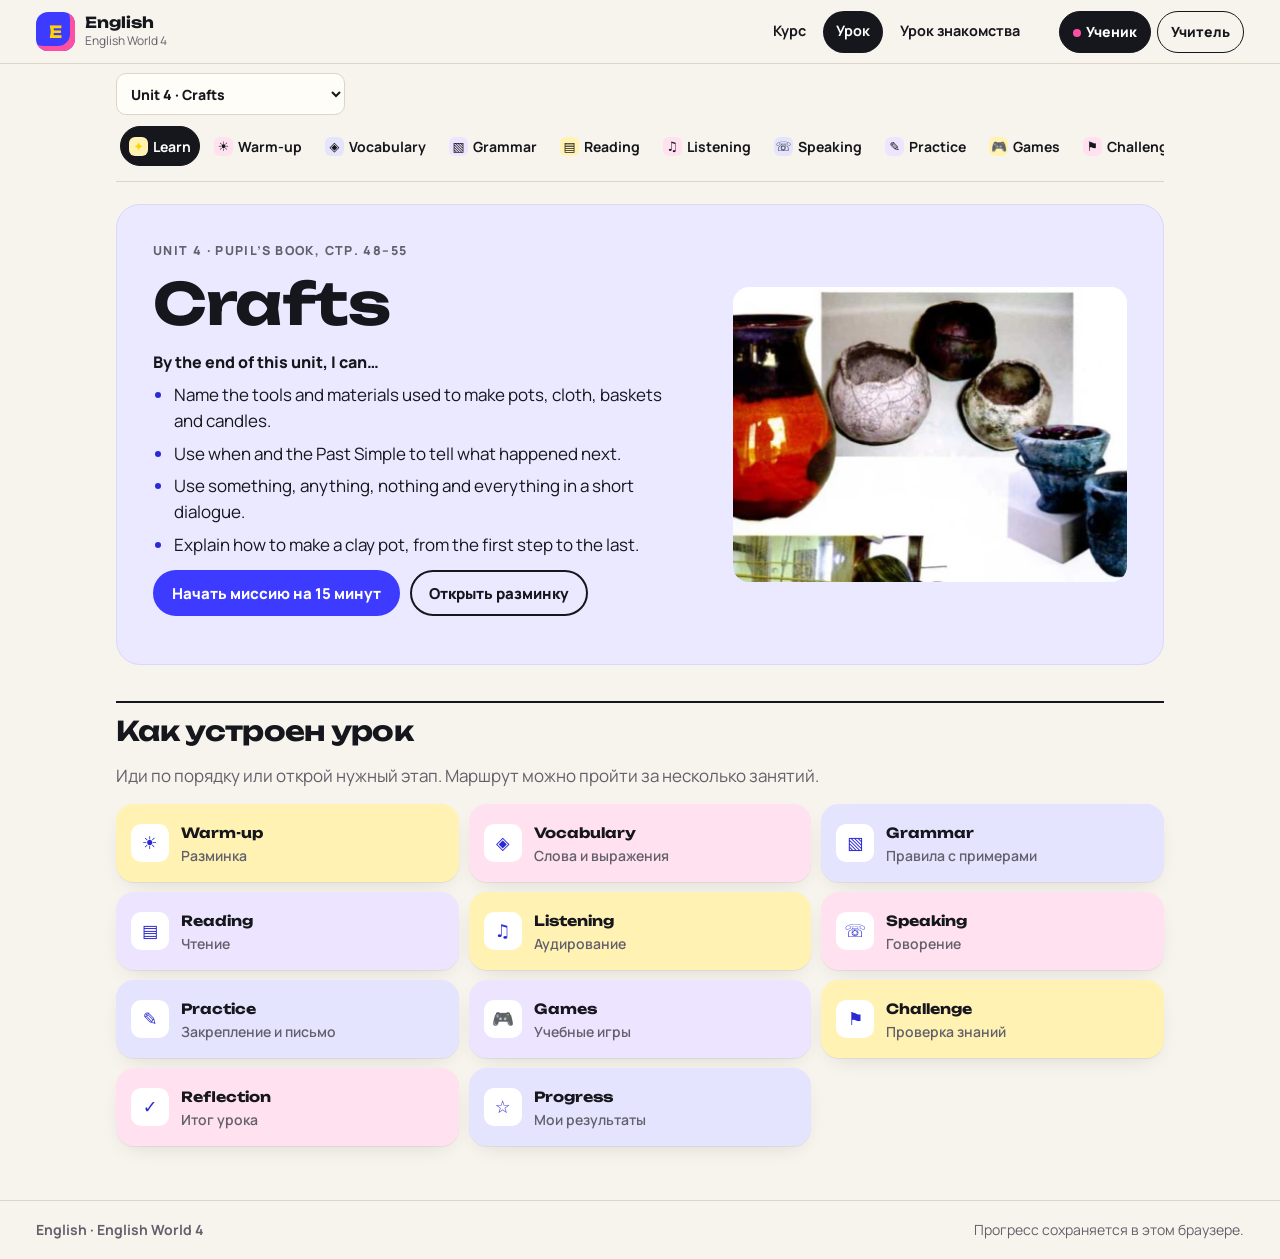
<file: index.html>
<!doctype html>
<html lang="ru">
<head>
  <meta charset="utf-8">
  <meta name="viewport" content="width=device-width,initial-scale=1">
  <meta name="theme-color" content="#F7F4ED">
  <meta name="description" content="English · интерактивный курс English World 4. Слова, грамматика, аудирование и исторические игры.">
  <title>English</title>
  <link rel="preload" href="assets/fonts/unbounded-latin-700-normal.woff2" as="font" type="font/woff2" crossorigin>
  <link rel="preload" href="assets/fonts/manrope-latin-400-normal.woff2" as="font" type="font/woff2" crossorigin>
  <link rel="stylesheet" href="fonts.css">
  <link rel="stylesheet" href="grammar-arcade.css?v=6">
  <link rel="stylesheet" href="styles.css?v=5">
</head>
<body>
  <a class="skip" href="#content">К заданию</a>
  <header class="topbar">
    <a class="brand" href="#course"><span class="brand-mark" aria-hidden="true">E</span><span><b>English</b><small>English World 4</small></span></a>
    <nav id="main-nav" class="main-nav" aria-label="Главное меню">
      <a href="#course" data-hub="course">Курс</a>
      <a href="#4/learn" data-hub="lesson">Урок</a>
      <a href="intro.html">Урок знакомства</a>
    </nav>
    <div class="header-actions">
      <button id="menu-toggle" aria-expanded="false" aria-controls="main-nav" type="button">Меню</button>
      <div class="mode" role="group" aria-label="Режим работы">
        <button id="student-mode" class="active" aria-pressed="true" type="button">Ученик</button>
        <button id="teacher-mode" aria-pressed="false" type="button">Учитель</button>
      </div>
    </div>
  </header>
  <div class="app-shell">
    <div class="course-bar">
      <div class="course-bar-top">
        <div class="unit-picker">
          <label class="sr-only" for="unit-select">Выбрать юнит</label>
          <select id="unit-select"></select>
        </div>
        <div class="lesson-meter" aria-label="Прогресс по юниту">
          <progress id="side-progress" max="1" value="0" aria-label="Освоенные задания и слова"></progress>
          <span id="side-score"></span>
        </div>
      </div>
      <nav id="nav" aria-label="Этапы урока"></nav>
    </div>
    <main id="content" tabindex="-1"></main>
  </div>
  <footer class="site-footer"><b>English · English World 4</b><span>Прогресс сохраняется в этом браузере.</span></footer>
  <div id="toast" class="toast" role="status" aria-live="polite"></div>
  <dialog id="mode-dialog" aria-labelledby="teacher-dialog-title">
    <form method="dialog">
      <h2 id="teacher-dialog-title">Режим учителя</h2>
      <p>Введите код, чтобы открыть переводы, ответы и рекомендации к уроку.</p>
      <label class="input-label" for="teacher-code">Код учителя</label>
      <input id="teacher-code" type="password" autocomplete="off" required>
      <p id="teacher-code-error" class="feedback bad" hidden role="alert">Неверный код. Попробуйте ещё раз.</p>
      <div class="row">
        <button value="cancel" formnovalidate class="button secondary">Отмена</button>
        <button type="button" id="teacher-unlock" class="button">Открыть режим учителя</button>
      </div>
    </form>
  </dialog>
  <noscript>Включите JavaScript, чтобы выполнять интерактивные задания.</noscript>
  <script type="module" src="app.js?v=13"></script>
</body>
</html>
</file>
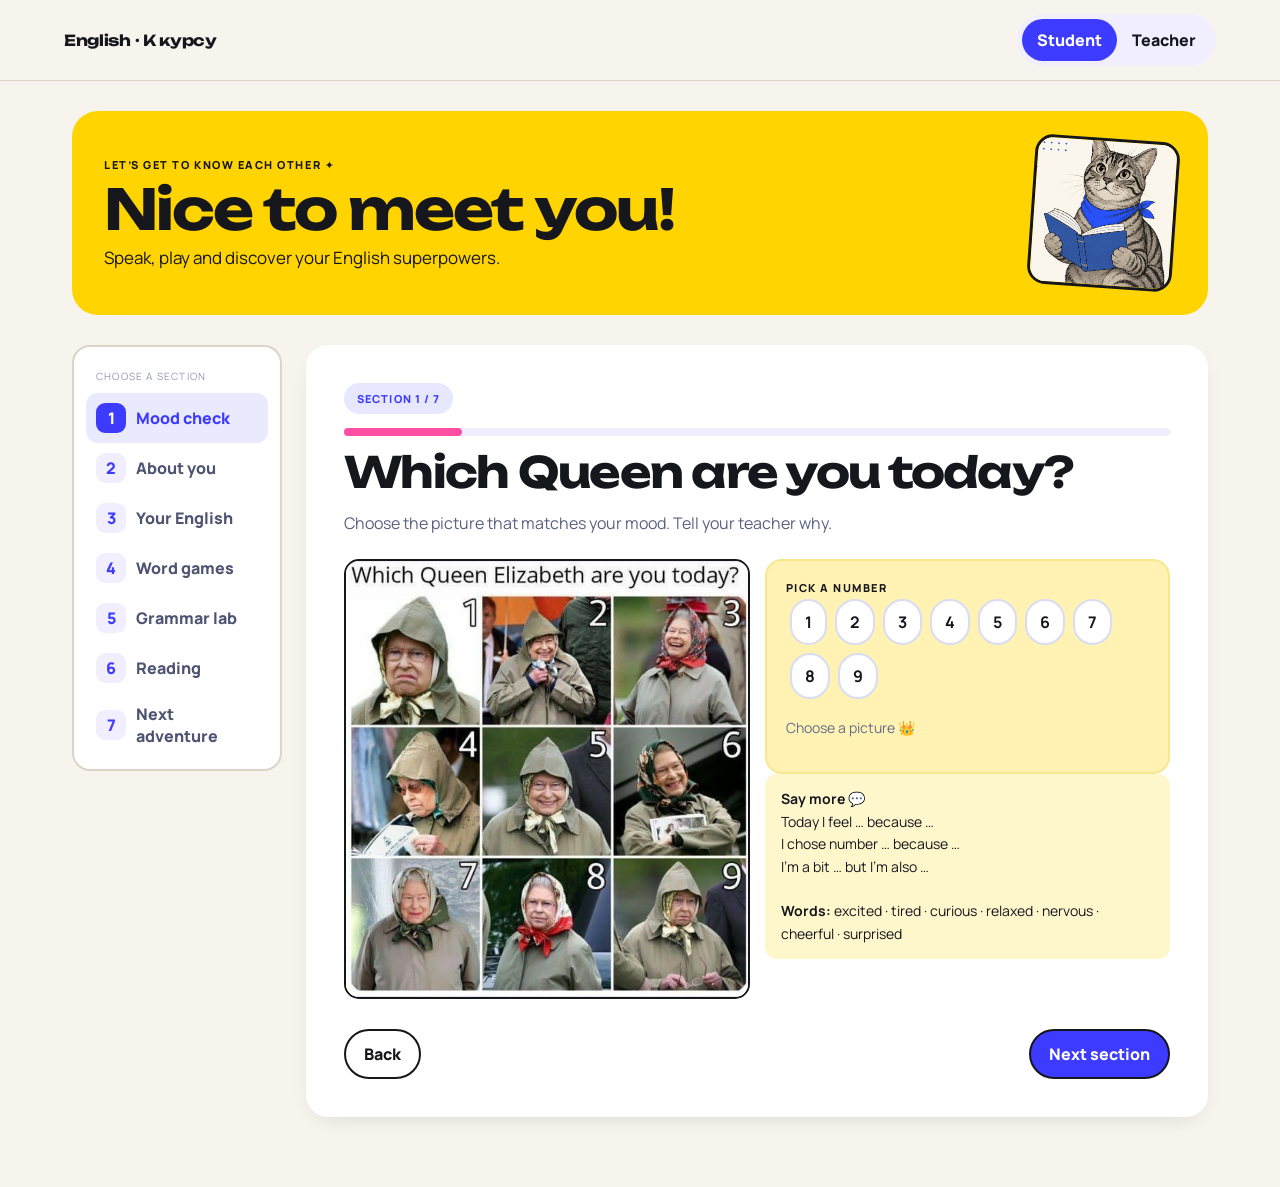
<file: intro.html>
<!doctype html><html lang="en"><head><meta charset="utf-8"><meta name="viewport" content="width=device-width,initial-scale=1"><title>English</title><link rel="stylesheet" href="fonts.css"><style>
:root{--blue:#3D3BFF;--pink:#FF4FA3;--yellow:#FFD400;--ink:#16161D;--cream:#F7F4ED}*{box-sizing:border-box}body{margin:0;background:var(--cream);color:var(--ink);font-family:Manrope,system-ui,sans-serif}button,textarea{font:inherit}button{cursor:pointer}button:focus-visible{outline:4px solid #fd9b21;outline-offset:2px}.head{background:white;border-bottom:3px solid var(--ink);display:flex;justify-content:space-between;align-items:center;padding:14px 5%;gap:15px}.logo{font-size:22px;font-weight:900;letter-spacing:-1px}.logo i{font-style:normal;color:var(--blue)}.mode{background:#f1efff;padding:5px;border-radius:30px;display:flex}.mode button{border:0;background:transparent;padding:10px 15px;border-radius:25px;font-weight:800;color:var(--ink)}.mode button.active{background:var(--blue);color:white}.wrap{max-width:1180px;margin:auto;padding:30px 22px 70px}.hero{background:var(--yellow);border:3px solid var(--ink);border-radius:26px;box-shadow:7px 7px 0 var(--ink);display:flex;align-items:center;justify-content:space-between;padding:27px 32px;overflow:hidden;min-height:195px}.hero h1{font-size:clamp(34px,5vw,62px);line-height:1;margin:9px 0;letter-spacing:-.055em}.hero p{margin:0;font-size:17px}.eyebrow{font-size:11px;font-weight:900;text-transform:uppercase;letter-spacing:.14em}.hero img{width:145px;height:150px;object-fit:cover;object-position:center 19%;border-radius:18px;border:3px solid var(--ink);transform:rotate(4deg)}.layout{display:grid;grid-template-columns:210px 1fr;gap:24px;margin-top:30px;align-items:start}.nav{position:sticky;top:16px;background:white;border:2px solid var(--ink);border-radius:18px;padding:12px}.nav button{width:100%;display:flex;text-align:left;gap:10px;align-items:center;border:0;background:transparent;padding:10px;border-radius:12px;font-weight:800;color:#4d5371}.nav button .num{display:grid;place-items:center;width:30px;height:30px;background:#f1efff;border-radius:9px;color:var(--blue);flex:none}.nav button.active{background:#eaeaff;color:var(--blue)}.nav button.active .num{background:var(--blue);color:white}.panel{min-width:0;background:white;border:2px solid var(--ink);border-radius:22px;padding:clamp(20px,3.5vw,38px);box-shadow:6px 6px 0 #d8d6ff}.chip{display:inline-block;padding:8px 13px;background:#e7e7ff;border-radius:20px;color:var(--blue);font-size:11px;font-weight:900;letter-spacing:.1em}.panel h2{font-size:clamp(29px,4vw,43px);line-height:1.05;letter-spacing:-.04em;margin:14px 0}.intro{color:#59617f;font-size:16px;line-height:1.55;margin-bottom:23px}.grid{display:grid;grid-template-columns:repeat(2,minmax(0,1fr));gap:15px}.card{background:#f7f6ff;border:2px solid #e9e7ff;border-radius:17px;padding:19px;margin:13px 0}.grid .card{margin:0}.card.yellow{background:#fff9d9;border-color:#f9e78b}.card.pink{background:#fff0f6;border-color:#ffd4e6}.card.blue{background:#eef5ff;border-color:#c9dcff}.card h3{font-size:19px;margin:7px 0 12px}.card p{line-height:1.6}.small{color:#636d8c;font-size:14px;line-height:1.55}.prompt{font-size:18px;font-weight:800;line-height:1.4}.pill{border:2px solid #d9ddf4;background:white;border-radius:12px;padding:10px 13px;margin:4px;color:var(--ink);font-weight:700}.pill:hover,.pill.selected{border-color:var(--blue);background:#e9e9ff}.pill.correct,.pill.matched{background:#dcf7dc;border-color:#61b878}.pill.wrong{background:#ffebeb;border-color:#e77777}.feedback{min-height:20px;color:#365a49;font-weight:700;font-size:14px}.queen{width:100%;max-width:450px;display:block;border:2px solid var(--ink);border-radius:15px}.teacher{background:#e6f7ec;border:2px solid #a6dbb6;padding:18px;border-radius:16px;margin:18px 0}.teacher h4{margin:0;color:#228052;font-size:12px;letter-spacing:.1em}.teacher blockquote{margin:12px 0;background:white;border-left:4px solid #45b775;padding:13px;line-height:1.5}.teacher p{font-size:14px;line-height:1.6}.actions{display:flex;justify-content:space-between;gap:10px;margin-top:30px}.btn{border:2px solid var(--ink);border-radius:13px;padding:12px 18px;background:var(--blue);color:white;font-weight:900;box-shadow:3px 3px 0 var(--ink)}.btn.secondary{background:white;color:var(--ink)}.wordgrid{display:grid;grid-template-columns:1fr 1fr;gap:12px}.wordgrid>div{background:#f7f6ff;border-radius:14px;padding:10px}.wordgrid button{display:block;width:100%;text-align:left;margin:7px 0}.story{font-size:17px;line-height:1.75}.support{background:#fff7cc;padding:14px 16px;border-radius:12px;font-size:14px;line-height:1.6}.navtitle{font-size:10px;letter-spacing:.12em;color:#9298b2;padding:10px}.progress{height:8px;background:#efeeff;border-radius:8px;margin:14px 0}.progress span{display:block;height:100%;background:var(--pink);border-radius:8px}textarea{width:100%;border:2px solid #dddff0;border-radius:10px;padding:12px;resize:vertical}.reveal{background:#fff;border:0;color:var(--blue);font-weight:800;text-decoration:underline;padding:0}.hidden{display:none}.question{font-weight:800;line-height:1.4}.match-status{min-height:25px}.quote{font-size:14px;color:#626c8a}.picture{font-size:38px;display:flex;align-items:center;justify-content:center;width:72px;height:72px;border:2px solid var(--ink);border-radius:19px;margin-bottom:12px;background:#ffdc2c}.card:nth-child(2n) .picture{background:#ffcbe1}.card:nth-child(3n) .picture{background:#c8e5ff}.test-card{border:2px solid #e5e5fb;border-radius:16px;padding:16px;margin:14px 0}.test-card strong{display:block;font-size:17px;line-height:1.4}.typing{max-width:310px;padding:11px;border:2px solid #ced3ef;border-radius:10px}.order-zone{min-height:48px;background:white;border:2px dashed #c5c8ef;border-radius:12px;padding:6px;margin:10px 0}.answertext{font-size:15px;line-height:1.55;color:#545d7b}.visual-strip{display:flex;gap:10px;flex-wrap:wrap;margin:10px 0 22px}.visual-strip span{background:#eef5ff;border:2px solid #d7e5ff;padding:11px;border-radius:14px;font-size:23px}.subhead{font-size:24px;margin:30px 0 7px}.smallbtn{padding:9px 14px}.selected[aria-pressed="true"]{box-shadow:inset 0 0 0 2px var(--blue)}@media(max-width:760px){.head{padding:12px 15px}.logo{font-size:18px}.mode button{padding:8px}.wrap{padding:19px 15px 50px}.hero{min-height:150px;padding:20px}.hero img{width:85px;height:100px}.hero h1{font-size:35px}.hero p{font-size:14px}.layout{display:block}.nav{position:static;display:flex;overflow:auto;margin-bottom:18px;padding:8px;gap:4px}.navtitle{display:none}.nav button{min-width:140px}.grid{grid-template-columns:1fr}.panel{padding:20px}.wordgrid{gap:6px}.wordgrid button{font-size:13px}.queen{max-width:100%}}
.head{position:sticky;top:0;z-index:10;background:var(--cream);border-bottom:1px solid #DCD5C7}
.logo{color:inherit;text-decoration:none;font-family:Unbounded,system-ui,sans-serif;font-size:.95rem;letter-spacing:-.02em}
.hero h1,.panel h2,h3{font-family:Unbounded,system-ui,sans-serif}
.hero h1{font-size:clamp(2rem,4.5vw,3.5rem);letter-spacing:-.035em}
.panel{box-shadow:0 8px 24px -12px #16161d2e;border:0}
.hero{box-shadow:none;border:0}
.btn,.pill{border-radius:999px;box-shadow:none;min-height:44px}
.card.yellow{background:#FFF2B3}.card.pink{background:#FFE1EF}.card.blue{background:#E4E4FF}
.nav{top:80px;border-color:#DCD5C7}
dialog{border:0;border-radius:18px;padding:22px;max-width:min(460px,calc(100vw - 28px));background:#FFFDF8;color:var(--ink)}
dialog::backdrop{background:#16161d66}
dialog label,dialog input{display:block;width:100%;margin:8px 0}
dialog input{font:inherit;border:1.5px solid #DCD5C7;border-radius:10px;padding:8px}
dialog [role=alert]{color:#A4233A}
:focus-visible{outline:3px solid var(--blue);outline-offset:3px}
</style></head><body><header class="head"><a class="logo" href="./#4/learn">English · К курсу</a><div class="mode"><button id="student" class="active" aria-pressed="true">Student</button><button id="teacher" aria-pressed="false">Teacher</button></div></header><main class="wrap"><div class="hero"><div><div class="eyebrow">Let’s get to know each other ✦</div><h1>Nice to meet you!</h1><p>Speak, play and discover your English superpowers.</p></div><img src="keks.png" alt="Keks the tabby cat reading a book"></div><div class="layout"><aside class="nav"><div class="navtitle">CHOOSE A SECTION</div><div id="nav"></div></aside><section class="panel"><div id="content"></div><div class="actions"><button class="btn secondary" onclick="go(-1)">Back</button><button class="btn" onclick="go(1)">Next section</button></div></section></div></main><script>
const choice=(question,options,answer,explain)=>`<div class="card"><p class="question">${question}</p><div class="quiz" data-answer="${answer}" data-explain="${explain}">${options.map(o=>`<button class="pill" data-v="${o}">${o}</button>`).join('')}<p class="feedback" aria-live="polite"></p></div></div>`;
const sections=[
{nav:'Mood check',title:'Which Queen are you today?',intro:'Choose the picture that matches your mood. Tell your teacher why.',body:`<div class="grid"><div><img class="queen" src="queen.jpeg" alt="Nine numbered pictures of Queen Elizabeth II showing different moods"></div><div><div class="card yellow"><div class="eyebrow">Pick a number</div><div id="moods">${Array.from({length:9},(_,i)=>`<button class="pill" onclick="mood(this,${i+1})">${i+1}</button>`).join('')}</div><p id="moodlabel" class="small">Choose a picture 👑</p></div><div class="support"><b>Say more 💬</b><br>Today I feel … because …<br>I chose number … because …<br>I’m a bit … but I’m also …<br><br><b>Words:</b> excited · tired · curious · relaxed · nervous · cheerful · surprised</div></div></div>`,guide:`<blockquote>“Hello! It’s lovely to meet you. Which Queen are you today? Why did you choose that picture?”</blockquote><p>Model an answer first. Ask: “What happened today?” or “What makes you feel like that?” Notice confidence and spontaneous vocabulary.</p>`},
{nav:'About you',title:'Let’s get to know you',intro:'Pick a card, choose a question and tell your teacher about you. Ask a question back!',body:`<div class="visual-strip" aria-hidden="true"><span>🎮</span><span>⚽</span><span>🎨</span><span>🎵</span><span>📚</span><span>🌍</span></div><div class="grid">${[['👋','Meet you','What do you like to be called? How would your friends describe you?','You can say: My name is … / Please call me … / I’m …, … and … / My friends say I’m …','curious · friendly · creative · active · funny · calm'],['🎮','Your free time','What do you like doing after school? What do you do at weekends?','I’m really into … / I usually … / I started … when I was … / I enjoy it because …','playing games · doing sport · drawing · reading · making videos · music'],['⭐','Favourites','What is your favourite game, book, film or place? Why?','My favourite … is … / I like it because … / My favourite character is … / I recommend it because …','exciting · funny · relaxing · challenging · interesting'],['🏫','School life','What subjects do you enjoy? What are you good at?','I enjoy … because … / I’m good at … / I find … easy / difficult.','science · history · art · maths · languages · PE'],['👥','Friends & family','What do you enjoy doing with your friends or family?','We usually … together. / At weekends we … / I like … because …','play · chat · travel · cook · watch films · go for a walk'],['🌍','Dreams & plans','What would you like to try or learn? Where would you like to go?','I’d like to … / I want to … because … / One day I hope to …','travel · learn a skill · visit a place · make a game · try a new sport']].map(([emoji,title,q,a,w],i)=>`<div class="card ${i%2?'pink':'blue'}"><div class="picture" aria-hidden="true">${emoji}</div><div class="eyebrow">PICK A TOPIC</div><h3>${title}</h3><p class="prompt">${q}</p><details open><summary class="reveal">💬 Speaking help</summary><p class="support">${a}<br><br><b>Word bank:</b> ${w}<br><br><b>Ask back:</b> What about you? / What do you enjoy? / Why?</p></details></div>`).join('')}</div><div class="card yellow"><b>Level up!</b> Can you give an example? When did you start? Why do you like it? What about your teacher?</div>`,guide:`<blockquote>“Choose a picture or a topic. Tell me a little about yourself. Can you give me an example? What about me — would you like to ask a question?”</blockquote><p>Pick 2–3 cards rather than rushing through all six. Let the learner try independently before pointing to the sentence starters. Notice fluency, vocabulary, pronunciation and question formation.</p>`},
{nav:'Your English',title:'Your English: the fun quiz!',intro:'Choose an answer for each question. There are no wrong answers — tell your teacher why!',body:`<div class="card yellow"><div class="picture">🧭</div><b>How to play:</b> Tap one answer per question. Explain your choice. You can choose a different answer later!</div>${[['🎬','1. English becomes a superpower! What do you use it for?',['Understanding videos','Talking to people','Playing games','Travelling anywhere'], 'I’d choose … because … / I want to …'],['🎮','2. Your ideal lesson begins. What happens first?',['A game or a challenge','A funny conversation','A story or a video','A puzzle to solve'], 'I enjoy … because … / My ideal lesson starts with …'],['🕵️','3. You find a mysterious English word. What do you do?',['Guess from the context','Ask a question','Look it up','Try it in a sentence'], 'I usually … / I think … is helpful because …'],['🚀','4. Choose your English mission for the next year.',['Speak more confidently','Get an excellent grade (5) in English','Keep up in English lessons','Understand videos','Learn useful words'], 'I want to … / I want to get a 5 in English. / I want to keep up in class because …'],['🧩','5. A task feels difficult. What helps you most?',['An example','A little thinking time','A clue or a picture','Working it out together'], 'It helps when … / I’d like my teacher to …'],['🎭','6. What would you add to your dream lesson?',['Games and quizzes','Projects and videos','Stories and role-play','A surprise topic'], 'I’d add … because … / I’d also like …']].map(([icon,q,opts,help])=>`<div class="test-card"><strong>${icon} ${q}</strong><div class="personal-quiz">${opts.map(o=>`<button class="pill personal-option" aria-pressed="false">${o}</button>`).join('')}</div><p class="support">💬 ${help}</p></div>`).join('')}<div class="card blue"><h3>One more thing…</h3><p class="prompt">What English lessons have you had before? What did you like? What would you change?</p><p class="support">Before, I … / I liked … because … / I found … difficult. / Next time, I’d like …</p></div>`,guide:`<blockquote>“Let’s find out how you like learning! Choose the answer that sounds most like you. There are no wrong answers. Why did you choose that?”</blockquote><p>Each question is a conversation starter, not a scored personality test. Ask about previous lessons, English goals and what support the learner likes. Accept answers beyond the choices.</p>`},
{nav:'Word games',title:'Vocabulary challenge',intro:'Explore different topics. Choose the best answer, match the pairs and use the words to talk about yourself.',body:`<div class="visual-strip" aria-hidden="true"><span>🏫</span><span>😄</span><span>🚀</span><span>🗺️</span><span>🤝</span><span>🎨</span></div><div class="eyebrow">⚡ GAME 1 · CHOOSE THE MEANING</div><p class="small">Try without help. You can try again if you need to.</p>${[
['1. What does “curious” mean?',['любознательный','усталый','сердитый'],'любознательный','Curious means wanting to learn or know more.'],
['2. What is an “opportunity”?',['возможность','расписание','путешествие'],'возможность','An opportunity is a chance to do something.'],
['3. What does “achieve” mean?',['достигать','забывать','спорить'],'достигать','Achieve means succeed in doing something.'],
['4. Choose the word for «улучшать».',['improve','invite','imagine'],'improve','Improve means make something better.'],
['5. Choose the word for «уверенный».',['confident','careful','nervous'],'confident','Confident means sure of yourself.'],
['6. “I get on well with my classmates.”',['Я хорошо лажу с одноклассниками','Я опаздываю в школу','Я соревнуюсь с одноклассниками'],'Я хорошо лажу с одноклассниками','It means having a good relationship.'],
['7. A “challenge” is …',['сложная задача','праздник','обычный день'],'сложная задача','A challenge is something difficult that tests your ability.'],
['8. To “explore” is to …',['исследовать','объяснять','приглашать'],'исследовать','Explore means discover or learn about a place or subject.'],
['9. “I’m looking forward to the trip.”',['Я с нетерпением жду поездки','Я опаздываю в поездку','Я забыл о поездке'],'Я с нетерпением жду поездки','Look forward to means wait for something with pleasure.'],
['10. “Instead of” means …',['вместо','несмотря на','вместе с'],'вместо','Instead of introduces an alternative.'],
['11. A “journey” is …',['путешествие','победа','приглашение'],'путешествие','A journey is travelling from one place to another.'],
['12. “Borrow” means …',['взять взаймы','дать взаймы','купить'],'взять взаймы','You borrow something from another person.'],
['13. “Ancient” means …',['древний','современный','будущий'],'древний','Ancient means from a very long time ago.'],
['14. A “clue” helps you …',['solve a mystery','make a sandwich','catch a bus'],'solve a mystery','A clue is a piece of information that helps solve a problem.'],
['15. “Crowded” describes a place with …',['a lot of people','no people','lots of trees'],'a lot of people','Crowded means full of people.'],
['16. “Proud” means …',['гордый','грустный','испуганный'],'гордый','Proud means pleased about an achievement.'],
['17. Choose the best word: “I want to ___ a new skill.”',['learn','teach','forget'],'learn','You learn a skill; you teach someone a skill.'],
['18. “I can’t wait!” means …',['I’m very excited!','I’m very tired.','I don’t like it.'],'I’m very excited!','It can mean you are excited about something coming soon.']].map(q=>choice(...q)).join('')}
<div class="card blue"><div class="eyebrow">⚡ GAME 2 · TRUE OR FALSE</div><h3>Верно или неверно?</h3><p class="small">Read an English word and its Russian translation. Decide if the translation is correct. Ten quick rounds!</p><div id="tfGame" class="quick-game"></div></div><div class="card pink"><div class="eyebrow">🎯 GAME 3 · PICK THE TRANSLATION</div><h3>Выбери перевод</h3><p class="small">Choose the correct Russian meaning. Ten words, one at a time!</p><div id="pickGame" class="quick-game"></div></div><div class="card yellow"><div class="eyebrow">🧩 GAME 4 · MATCH THE PAIRS</div><p class="small">Tap an English word, then tap its Russian meaning.</p><div class="wordgrid"><div>${[['challenge','challenge'],['improve','improve'],['explore','explore'],['confident','confident'],['borrow','borrow'],['curious','curious']].map(([t,id])=>`<button class="pill match" data-side="en" data-id="${id}">${t}</button>`).join('')}</div><div>${[['любознательный','curious'],['исследовать','explore'],['уверенный','confident'],['взять взаймы','borrow'],['улучшать','improve'],['сложная задача','challenge']].map(([t,id])=>`<button class="pill match" data-side="ru" data-id="${id}">${t}</button>`).join('')}</div></div><p id="matchStatus" class="feedback match-status" aria-live="polite">0 / 6 pairs</p><button class="reveal" onclick="resetMatch()">Play again ↻</button></div><div class="card pink"><h3>🎤 Make the words yours</h3><p>What skill would you like to improve? Tell me about a challenge or a place you want to explore.</p><p class="support">I’d like to improve … because … / One challenge was … / I’d like to explore … / I’m curious about …</p></div>`,guide:`<blockquote>“Choose the best meaning. What helped you work it out? Can you use the word in a sentence? Now match the pairs.”</blockquote><p><b>Keys:</b> 1 любознательный; 2 возможность; 3 достигать; 4 improve; 5 confident; 6 хорошо лажу; 7 сложная задача; 8 исследовать; 9 с нетерпением жду; 10 вместо; 11 путешествие; 12 взять взаймы; 13 древний; 14 solve a mystery; 15 a lot of people; 16 гордый; 17 learn; 18 I’m very excited. Matching: challenge — сложная задача; improve — улучшать; explore — исследовать; confident — уверенный; borrow — взять взаймы; curious — любознательный.</p><p>Use this as an item bank: select about 8–10 items in a 60-minute lesson and return to the rest later. Record recognition and active use separately.</p>`},
{nav:'Grammar lab',title:'Grammar lab: 3 challenges',intro:'Three different games, seven questions each. Choose, complete and build sentences!',body:`<div class="card yellow"><div class="eyebrow">🧠 CHALLENGE 1 · CHOOSE</div><p class="small">Choose the best answer.</p></div>${[
['1. My brother usually ___ to school by bus.',['goes','is going','went'],'goes','A routine: Present Simple.'],
['2. Look! The dog ___ in the garden.',['runs','is running','ran'],'is running','Happening now: Present Continuous.'],
['3. We ___ a museum last Saturday.',['visit','visited','are visiting'],'visited','A finished past event: Past Simple.'],
['4. At 7 p.m. yesterday, I ___ a book.',['read','was reading','will read'],'was reading','An action in progress at a past time: Past Continuous.'],
['5. I think it ___ sunny tomorrow.',['will be','was','is being yesterday'],'will be','A future prediction: Future Simple.'],
['6. She ___ play football on Mondays.',['doesn’t','isn’t','didn’t usually'],'doesn’t','Present Simple negative with she.'],
['7. ___ you watching a film right now?',['Are','Do','Did'],'Are','Present Continuous question: Are you …?']].map(q=>choice(...q)).join('')}
<div class="card blue"><div class="eyebrow">✍️ CHALLENGE 2 · COMPLETE</div><p class="small">Type the correct form of the verb in brackets. Check each answer.</p></div>${[
['1. He often ___ English videos. (watch)','watches'],['2. Listen! They ___ a song. (sing)','are singing'],['3. Yesterday we ___ pizza. (eat)','ate'],['4. At 5 p.m. yesterday, she ___ a game. (play)','was playing'],['5. I think I ___ my friend tomorrow. (see)','will see'],['6. She ___ like spiders. (not / do)','does not|doesn’t|doesn\'t'],['7. ___ you go to the cinema last week? (do)','did']].map((q,i)=>`<div class="card"><p class="question">${q[0]}</p><div class="fill" data-answer="${q[1]}"><label><span class="small">Your answer </span><input class="typing" type="text" autocomplete="off" aria-label="Answer to sentence ${i+1}"></label> <button class="pill fill-check">Check</button><p class="feedback" aria-live="polite"></p></div></div>`).join('')}
<div class="card pink"><div class="eyebrow">🧩 CHALLENGE 3 · BUILD THE SENTENCE</div><p class="small">Tap the words in the correct order, then check. Tap a selected word to remove it.</p></div>${[
['1. A daily routine',['plays','She','tennis','every','Saturday'],['She','plays','tennis','every','Saturday']],
['2. Right now',['is','He','a','reading','book'],['He','is','reading','a','book']],
['3. A past event',['a','We','museum','visited','yesterday'],['We','visited','a','museum','yesterday']],
['4. At that moment',['were','They','playing','football'],['They','were','playing','football']],
['5. A prediction',['will','I','learn','English'],['I','will','learn','English']],
['6. A question',['you','Do','like','music'],['Do','you','like','music']],
['7. A negative',['not','He','watching','is','TV'],['He','is','not','watching','TV']]].map(([q,words,answer])=>`<div class="card order" data-answer="${answer.join(' ')}"><p class="question">${q}</p><div class="order-zone" aria-label="Your sentence"></div><div class="word-bank">${words.map(w=>`<button class="pill tile">${w}</button>`).join('')}</div><button class="pill order-check">Check</button><button class="reveal order-reset">Reset ↻</button><p class="feedback" aria-live="polite"></p></div>`).join('')}
<div class="support"><b>Speaking bonus:</b> I usually … / Right now I’m … / Yesterday I … / At 7 p.m. I was … / Tomorrow I think I’ll …</div>`,guide:`<blockquote>“Let’s try three short grammar challenges. Choose an answer, complete the verb, then build a sentence. What helped you decide?”</blockquote><p><b>Challenge 1:</b> goes; is running; visited; was reading; will be; doesn’t; Are.<br><b>Challenge 2:</b> watches; are singing; ate; was playing; will see; doesn’t / does not; Did.<br><b>Challenge 3:</b> She plays tennis every Saturday. / He is reading a book. / We visited a museum yesterday. / They were playing football. / I will learn English. / Do you like music? / He is not watching TV.</p><p>Use these 21 items flexibly: select a few from each game in the first lesson. Ask the learner to make a true sentence; note independent production. Limit this lesson to Simple and Continuous forms.</p>`},
{nav:'Reading',title:'The museum mix-up',intro:'A boy, a museum and one very confusing English sign. Read the story and solve the quiz!',body:`<div class="card blue"><div class="eyebrow">🔮 BEFORE YOU READ · WARM-UP</div><h3>Guess the museum mystery!</h3><p class="small">Look at these clues: 🦖 🏛️ 🔊 👑. What do you think will happen? Choose your prediction.</p><div class="personal-quiz"><button class="pill personal-option" aria-pressed="false">A dinosaur comes to life!</button><button class="pill personal-option" aria-pressed="false">A boy misunderstands an English sign.</button><button class="pill personal-option" aria-pressed="false">A king loses his crown.</button></div><p class="support">💬 I think … because … / Maybe … / I predict …</p><p class="small"><b>Find the words:</b> 🦴 skeleton · 🪧 sign · 🔊 speaker. Which one might surprise Leo?</p></div><div class="card yellow"><div class="eyebrow">📖 A FUNNY STORY</div><h3>Leo and the mysterious sign 🏛️</h3><div class="story"><p>Last Saturday, Leo visited a museum with his sister Anna. He loved dinosaurs, but many signs were in English.</p><p>He saw a huge dinosaur skeleton and a sign: <b>“Please do not touch the exhibits.”</b> Leo didn’t know the word “exhibits”. “Are exhibits a special kind of dinosaur?” he whispered.</p><p>Anna laughed. “No! Exhibits are things we see in museums. Don’t touch them!” Leo smiled. “I just wanted to shake the dinosaur’s hand!”</p><p>In the next room, a picture of a king hung on the wall. Suddenly, a voice said, “Hello! Welcome to the museum!” Leo jumped. “The king is talking!”</p><p>Anna pointed to a speaker. It was an audio guide! “His English is excellent,” Leo said. “But why does the king have an American accent?”</p><p>Leo bought a dinosaur postcard. On the way home, he made a rule: “When you don’t understand a sign, ask someone. And never try to shake hands with a dinosaur!”</p></div><p class="small"><b>Word help:</b> skeleton — скелет · exhibits — экспонаты · sign — табличка · speaker — динамик · audio guide — аудиогид · shake hands — пожать руки</p></div><div class="eyebrow">🔎 READING CHECK</div>${[
['1. Who went to the museum with Leo?',['His sister Anna','His teacher','His friend'],'His sister Anna','Anna is Leo’s older sister.'],
['2. What did Leo think “exhibits” might be?',['A kind of dinosaur','A new museum','A funny king'],'A kind of dinosaur','He asked if exhibits were a special kind of dinosaur.'],
['3. What did Leo want to do?',['Shake the dinosaur’s hand','Take the skeleton home','Touch the king’s picture'],'Shake the dinosaur’s hand','He said he wanted to shake the dinosaur’s hand.'],
['4. Where did the loud voice come from?',['A speaker','The king in the picture','A dinosaur'],'A speaker','It came from a speaker in the audio guide.'],
['5. What did Leo buy?',['A dinosaur postcard','An audio guide','A toy king'],'A dinosaur postcard','He bought a postcard at the end of the visit.'],
['6. What did Leo decide to do when he didn’t understand?',['Ask someone','Touch the exhibit','Leave the museum'],'Ask someone','Leo’s new rule was to ask someone.']].map(q=>choice(...q)).join('')}
<div class="grid"><div class="card blue"><h3>💬 Talk about it</h3><p class="prompt">Why was Leo surprised? Which moment was funniest?</p><p class="support">He was surprised because … / I think … was funny because … / My favourite part was …</p></div><div class="card pink"><h3>🎨 Your turn</h3><p class="prompt">What would you like to see in a museum? What would you say to the dinosaur?</p><p class="support">I’d like to see … because … / I would say, “…” / If I were there, I’d …</p></div></div><div class="card yellow"><h3>✨ Retell the story</h3><p>Put these events in order: <b>Leo hears a voice · Leo sees a dinosaur · Leo buys a postcard · Anna explains a word.</b></p><p class="support">First, … / Then, … / After that, … / Finally, …</p></div>`,guide:`<blockquote>“First, read the story. What confused Leo? Now find the answers in the text. Which part did you find funny?”</blockquote><p><b>Reading keys:</b> 1 his sister Anna; 2 a kind of dinosaur; 3 shake its hand; 4 a speaker; 5 a dinosaur postcard; 6 ask someone. <b>Sequence:</b> sees dinosaur → Anna explains → hears voice → buys postcard. Ask for evidence and listen to a short passage read aloud. Open answers vary.</p><p>For a 60-minute first lesson, read aloud or silently and choose 3–4 comprehension questions; leave the rest for follow-up.</p>`},
{nav:'Next adventure',title:'Your next chapter',intro:'Think about today and choose what you would like to explore next.',body:`<div class="grid"><div class="card yellow"><h3>⭐ My favourite part</h3><p class="prompt">What did you enjoy most today?</p><p class="support">I enjoyed … because …</p></div><div class="card pink"><h3>🎯 My goal</h3><p class="prompt">What would you like to improve?</p><p class="support">I’d like to get better at …</p></div><div class="card blue"><h3>🚀 Next time</h3><p class="prompt">What topics, games or stories would you like next time?</p><p class="support">Next time, I’d like to …</p></div><div class="card"><h3>❓ Your turn</h3><p class="prompt">What would you like to ask your teacher?</p><p class="support">What is your favourite …? / Do you like …?</p></div></div><div class="card yellow"><h3>High five! ✋</h3><p>You shared your ideas, played with words and solved a mystery. Great work!</p></div>`,guide:`<blockquote>“What did you enjoy most? What would you like us to practise next time? Do you have a question for me?”</blockquote><p>Give one specific strength and agree on one achievable next step. Record speaking, listening, reading, vocabulary, grammar and learner preferences. This is an initial snapshot, not a formal CEFR assessment.</p><textarea rows="4" id="notes" placeholder="Teacher notes on this device…" aria-label="Teacher notes"></textarea><p class="small">Notes stay in this browser on this device.</p>`}
];const quickData={tf:[['curious','любознательный',true],['ancient','современный',false],['borrow','взять взаймы',true],['crowded','пустой',false],['improve','улучшать',true],['journey','победа',false],['proud','гордый',true],['explore','забывать',false],['challenge','сложная задача',true],['confident','испуганный',false]],pick:[['achieve',['достигать','избегать','помнить'],0],['opportunity',['ошибка','возможность','привычка'],1],['ancient',['древний','шумный','новый'],0],['borrow',['продать','подарить','взять взаймы'],2],['crowded',['пустой','многолюдный','тихий'],1],['improve',['улучшать','сравнивать','отменять'],0],['journey',['соревнование','путешествие','задание'],1],['proud',['скучающий','сердитый','гордый'],2],['explore',['исследовать','приглашать','обещать'],0],['confident',['нерешительный','уверенный','удивлённый'],1]]};const quickState={tf:{index:0,score:0,answered:false},pick:{index:0,score:0,answered:false}};function drawQuick(type){const el=document.getElementById(type==='tf'?'tfGame':'pickGame');if(!el)return;const st=quickState[type],items=quickData[type];if(st.index>=items.length){el.innerHTML='<h3>🏆 Finished! '+st.score+' / 10</h3><button class="btn" onclick="restartQuick(\''+type+'\')">Play again ↻</button>';return}const item=items[st.index];const opts=type==='tf'?['✓ True','✕ False']:item[1];el.innerHTML='<p class="small">Round '+(st.index+1)+' / 10 · Score '+st.score+'</p><div class="progress"><span style="width:'+((st.index)/10*100)+'%"></span></div><p class="prompt">'+item[0]+(type==='tf'?' — '+item[1]:'')+'</p><div>'+opts.map((o,i)=>'<button class="pill" onclick="answerQuick(\''+type+'\','+i+')">'+o+'</button>').join('')+'</div><p class="feedback" aria-live="polite"></p><div class="quick-next"></div>'}function answerQuick(type,i){const st=quickState[type];if(st.answered)return;st.answered=true;const item=quickData[type][st.index],correct=type==='tf'?(i===0)===item[2]:i===item[2];if(correct)st.score++;const el=document.getElementById(type==='tf'?'tfGame':'pickGame');const buttons=el.querySelectorAll('.pill');buttons.forEach((b,j)=>{b.disabled=true;if(type==='tf'?((j===0)===item[2]):j===item[2])b.classList.add('correct');else if(j===i&&!correct)b.classList.add('wrong')});el.querySelector('.feedback').textContent=correct?'✓ Correct!':'Not quite — look at the correct answer.';el.querySelector('.quick-next').innerHTML='<button class="btn smallbtn" onclick="nextQuick(\''+type+'\')">Next word →</button>'}function nextQuick(type){quickState[type].index++;quickState[type].answered=false;drawQuick(type)}function restartQuick(type){quickState[type]={index:0,score:0,answered:false};drawQuick(type)}
let current=0,teacher=false,matchPick=null,matched=0;function setMode(value){teacher=value;document.querySelector('#student').classList.toggle('active',!value);document.querySelector('#teacher').classList.toggle('active',value);render()}function go(n){current=Math.max(0,Math.min(sections.length-1,current+n));render();window.scrollTo({top:0,behavior:'smooth'})}function render(){matchPick=null;matched=0;let s=sections[current];document.querySelector('#nav').innerHTML=sections.map((x,i)=>`<button class="${i===current?'active':''}" onclick="current=${i};render()"><span class="num">${i+1}</span>${x.nav}</button>`).join('');document.querySelector('#content').innerHTML=`<span class="chip">SECTION ${current+1} / ${sections.length}</span><div class="progress"><span style="width:${(current+1)/sections.length*100}%"></span></div><h2>${s.title}</h2><p class="intro">${s.intro}</p>${teacher?`<div class="teacher"><h4>✦ TEACHER'S GUIDE</h4>${s.guide}</div>`:''}${s.body}`;drawQuick('tf');drawQuick('pick');document.querySelectorAll('.quiz').forEach(q=>q.addEventListener('click',e=>{let b=e.target.closest('button');if(!b)return;let correct=b.dataset.v===q.dataset.answer;q.querySelectorAll('button').forEach(x=>x.classList.remove('correct','wrong'));b.classList.add(correct?'correct':'wrong');q.querySelector('.feedback').textContent=correct?'✓ Correct! '+q.dataset.explain:'Try again — you can do it!'}));document.querySelectorAll('.match').forEach(b=>b.addEventListener('click',()=>match(b)));document.querySelectorAll('.personal-quiz').forEach(g=>g.addEventListener('click',e=>{const b=e.target.closest('.personal-option');if(!b)return;g.querySelectorAll('button').forEach(x=>{x.classList.remove('selected');x.setAttribute('aria-pressed','false')});b.classList.add('selected');b.setAttribute('aria-pressed','true')}));document.querySelectorAll('.fill').forEach(f=>f.querySelector('.fill-check').addEventListener('click',()=>{let x=f.querySelector('input').value.trim().toLowerCase().replace(/[’]/g,"'").replace(/\s+/g,' '), choices=f.dataset.answer.toLowerCase().replace(/[’]/g,"'").split('|');f.querySelector('.feedback').textContent=!x?'Write an answer first.':choices.includes(x)?'✓ Correct!':'Try again!'}));document.querySelectorAll('.order').forEach(o=>{let bank=o.querySelector('.word-bank'),zone=o.querySelector('.order-zone');o.querySelectorAll('.tile').forEach(t=>t.addEventListener('click',()=>{(t.parentElement===bank?zone:bank).appendChild(t);o.querySelector('.feedback').textContent=''}));o.querySelector('.order-check').addEventListener('click',()=>{let text=[...zone.querySelectorAll('.tile')].map(t=>t.textContent).join(' ');o.querySelector('.feedback').textContent=text===o.dataset.answer?'✓ Great sentence!':text?'Try a different order.':'Choose some words first.'});o.querySelector('.order-reset').addEventListener('click',()=>{[...zone.querySelectorAll('.tile')].forEach(t=>bank.appendChild(t));o.querySelector('.feedback').textContent=''})});let notes=document.getElementById('notes');if(notes){notes.value=localStorage.getItem('keks-lesson-notes')||'';notes.oninput=()=>localStorage.setItem('keks-lesson-notes',notes.value)}}function mood(b,n){document.querySelectorAll('#moods button').forEach(x=>x.classList.remove('selected'));b.classList.add('selected');document.querySelector('#moodlabel').textContent=`Number ${n}! How do you feel? Why?`}function match(b){if(b.classList.contains('matched'))return;if(!matchPick){matchPick=b;b.classList.add('selected');return}if(matchPick===b){b.classList.remove('selected');matchPick=null;return}if(matchPick.dataset.side===b.dataset.side){matchPick.classList.remove('selected');matchPick=b;b.classList.add('selected');return}if(matchPick.dataset.id===b.dataset.id){matchPick.classList.remove('selected');matchPick.classList.add('matched');b.classList.add('matched');matched++;document.querySelector('#matchStatus').textContent=matched===6?'6 / 6 pairs — amazing! ✨':`${matched} / 6 pairs — great match!`}else{matchPick.classList.remove('selected');document.querySelector('#matchStatus').textContent=`${matched} / 6 pairs — try another pair!`}matchPick=null}function resetMatch(){matched=0;matchPick=null;document.querySelectorAll('.match').forEach(b=>b.classList.remove('matched','selected'));document.querySelector('#matchStatus').textContent='0 / 6 pairs'}render();
</script>
<dialog id="intro-mode-dialog" aria-labelledby="intro-mode-title"><form method="dialog">
  <h2 id="intro-mode-title">Режим учителя</h2>
  <p>Код открывает подсказки и ответы в интерфейсе этого урока.</p>
  <label for="intro-teacher-code">Код учителя</label><input id="intro-teacher-code" type="password" autocomplete="off" required>
  <p role="alert" hidden>Неверный код. Попробуйте ещё раз.</p>
  <button class="btn secondary" value="cancel" formnovalidate>Отмена</button>
  <button class="btn" type="button" data-unlock>Открыть режим учителя</button>
</form></dialog>
<script type="module">
import {bindTeacherMode} from './teacher.js';
bindTeacherMode({
  dialog:document.querySelector('#intro-mode-dialog'),
  student:document.querySelector('#student'),
  teacher:document.querySelector('#teacher'),
  onChange:window.setMode
});
</script>
</body></html>
</file>
<file: fonts.css>
/* ===== Fonts (self-hosted, SIL OFL) ===== */
@font-face{font-family:Unbounded;font-weight:500;font-display:swap;src:url(assets/fonts/unbounded-cyrillic-500-normal.woff2) format('woff2');unicode-range:U+0301,U+0400-045F,U+0490-0491,U+04B0-04B1,U+2116}
@font-face{font-family:Unbounded;font-weight:500;font-display:swap;src:url(assets/fonts/unbounded-latin-500-normal.woff2) format('woff2');unicode-range:U+0000-00FF,U+0131,U+0152-0153,U+02BB-02BC,U+02C6,U+02DA,U+02DC,U+2000-206F,U+2074,U+20AC,U+2122,U+2191,U+2193,U+2212,U+2215,U+FEFF,U+FFFD}
@font-face{font-family:Unbounded;font-weight:700;font-display:swap;src:url(assets/fonts/unbounded-cyrillic-700-normal.woff2) format('woff2');unicode-range:U+0301,U+0400-045F,U+0490-0491,U+04B0-04B1,U+2116}
@font-face{font-family:Unbounded;font-weight:700;font-display:swap;src:url(assets/fonts/unbounded-latin-700-normal.woff2) format('woff2');unicode-range:U+0000-00FF,U+0131,U+0152-0153,U+02BB-02BC,U+02C6,U+02DA,U+02DC,U+2000-206F,U+2074,U+20AC,U+2122,U+2191,U+2193,U+2212,U+2215,U+FEFF,U+FFFD}
@font-face{font-family:Manrope;font-weight:400;font-display:swap;src:url(assets/fonts/manrope-cyrillic-400-normal.woff2) format('woff2');unicode-range:U+0301,U+0400-045F,U+0490-0491,U+04B0-04B1,U+2116}
@font-face{font-family:Manrope;font-weight:400;font-display:swap;src:url(assets/fonts/manrope-latin-400-normal.woff2) format('woff2')}
@font-face{font-family:Manrope;font-weight:600;font-display:swap;src:url(assets/fonts/manrope-cyrillic-600-normal.woff2) format('woff2');unicode-range:U+0301,U+0400-045F,U+0490-0491,U+04B0-04B1,U+2116}
@font-face{font-family:Manrope;font-weight:600;font-display:swap;src:url(assets/fonts/manrope-latin-600-normal.woff2) format('woff2')}
@font-face{font-family:Manrope;font-weight:700;font-display:swap;src:url(assets/fonts/manrope-cyrillic-700-normal.woff2) format('woff2');unicode-range:U+0301,U+0400-045F,U+0490-0491,U+04B0-04B1,U+2116}
@font-face{font-family:Manrope;font-weight:700;font-display:swap;src:url(assets/fonts/manrope-latin-700-normal.woff2) format('woff2')}
@font-face{font-family:Manrope;font-weight:800;font-display:swap;src:url(assets/fonts/manrope-cyrillic-800-normal.woff2) format('woff2');unicode-range:U+0301,U+0400-045F,U+0490-0491,U+04B0-04B1,U+2116}
@font-face{font-family:Manrope;font-weight:800;font-display:swap;src:url(assets/fonts/manrope-latin-800-normal.woff2) format('woff2')}
</file>
<file: grammar-arcade.css>
.arcade-wheel-wrap{display:flex;align-items:center;gap:22px;flex-wrap:wrap;margin:18px 0}.arcade-wheel{width:160px;height:160px;flex:none;border-radius:50%;border:7px solid #fff;box-shadow:0 6px 25px #20204030;background:conic-gradient(#f9c86b 0deg 120deg,#b7a5fb 120deg 240deg,#89d8ef 240deg 360deg);display:grid;place-items:center;position:relative;transition:transform 1.25s cubic-bezier(.16,.8,.2,1)}.arcade-wheel:after{content:'◆';position:absolute;top:-21px;left:calc(50% - 8px);color:#34344c;font-size:23px}.arcade-wheel span{position:absolute;font-size:10px;font-weight:900;letter-spacing:.06em;color:#272544}.arcade-wheel span:nth-child(1){transform:translate(43px,-23px) rotate(35deg)}.arcade-wheel span:nth-child(2){transform:translate(-44px,-25px) rotate(-35deg)}.arcade-wheel span:nth-child(3){transform:translate(0,46px)}.arcade-stage{margin-top:15px;padding:18px;border-radius:18px;background:#fff9;border:1px solid #ffffff80}.arcade-score{font-weight:800}.arcade-options button{min-width:90px}.grammar-arcade .card{margin-block:18px}@media(max-width:550px){.arcade-wheel{width:135px;height:135px}.arcade-wheel-wrap{gap:12px}}

.verb-arena{margin-block:20px}.arena-toolbar{display:flex;justify-content:space-between;gap:12px;align-items:center;flex-wrap:wrap}.arena-toolbar .row{flex-wrap:wrap}.arena-points{font-weight:800}.arena-game{margin-top:18px;background:#ffffffb8;border:1px solid #ffffffb0;padding:18px;border-radius:18px}.arena-grid{display:grid;grid-template-columns:repeat(4,minmax(0,1fr));gap:10px;margin-top:14px}.arena-card{min-height:74px;border:2px solid #d6c7f4;background:#e8ddff;border-radius:14px;font:inherit;font-weight:800;cursor:pointer;color:#39305c;transition:transform .15s,background .15s}.arena-card.flipped{background:#fff;transform:scale(1.02)}.arena-card.matched{background:#c6f0dd;border-color:#4bb98d;color:#185c45}.arena-word{font-size:clamp(18px,3vw,25px);font-weight:800}.arena-answer{display:block;width:min(100%,380px);margin:12px 0;padding:12px;border:2px solid #b8a6df;border-radius:12px;font:inherit}.arena-feedback,.arena-status{font-weight:700}.arena-story-log{margin-top:12px;padding-top:10px;border-top:1px solid #ddd}.arena-story-log p{margin:5px 0}@media(max-width:480px){.arena-grid{grid-template-columns:repeat(3,minmax(0,1fr))}.arena-card{min-height:65px;font-size:13px}.arena-game{padding:12px}}

.arena-cheatsheet{margin:14px 0;padding:13px 16px;border:1px solid #c7b7e7;border-radius:14px;background:#fff9}.arena-cheatsheet summary{font-weight:800;cursor:pointer}.arena-cheatsheet p{line-height:1.65}

.glitch-illustration{display:flex;align-items:center;gap:16px;padding:12px;border-radius:16px;background:linear-gradient(115deg,#d7d2fb,#fff1d8);margin:12px 0}.glitch-illustration img{width:110px;height:110px;object-fit:cover;border-radius:14px}.glitch-illustration b{font-size:1.1rem}.verb-sort-words{display:flex;flex-wrap:wrap;gap:8px;margin:14px 0}.verb-sort-word.selected,.lesson-item.selected{outline:3px solid #7757cb;background:#eee5ff}.verb-sort-word.sorted,.lesson-item.sorted{background:#d6f5df;color:#225e41}.verb-sort-cabinets{display:grid;grid-template-columns:1fr 1fr;gap:12px}.verb-cabinet{min-height:100px;padding:15px;border:2px dashed #9581cc;border-radius:15px;background:#f1eaff;color:#332e4d;font-weight:900;font:inherit;cursor:pointer}.verb-cabinet small{font-size:.8rem}.grammar-lesson-activities{margin-block:20px}.grammar-lesson{margin-block:18px}.lesson-sort-columns{display:grid;grid-template-columns:1.4fr 1fr;gap:14px}.lesson-sort-items{display:flex;flex-direction:column;gap:8px}.lesson-item{padding:11px;text-align:left;background:white;border:1px solid #b5acd2;border-radius:12px;cursor:pointer;font:inherit}.lesson-bucket{display:block;width:100%;min-height:85px;margin-bottom:10px;padding:12px;background:#e5dcff;border:2px dashed #8976bf;border-radius:15px;font:inherit;font-weight:800;cursor:pointer}.lesson-sort-feedback,.lesson-reading-feedback,.lesson-result{font-weight:700;margin:14px 0}.lesson-exit label{display:block;margin:14px 0;font-weight:700}.lesson-exit input,.lesson-exit textarea{display:block;width:100%;max-width:600px;padding:12px;border-radius:12px;border:1px solid #afa6c5;font:inherit;margin-top:7px}.lesson-exit .row{flex-wrap:wrap;margin-bottom:14px}[aria-pressed=true][data-confidence]{background:#d5f1e5!important;color:#185c43!important}@media(max-width:550px){.lesson-sort-columns{grid-template-columns:1fr}.glitch-illustration img{width:85px;height:85px}.verb-sort-cabinets{gap:7px}.verb-cabinet{padding:8px}}

.plural-station{margin:20px 0}.plural-rules{padding:12px 15px;margin:15px 0;border:1px solid #a9bee9;border-radius:14px;background:#fff9}.plural-rules summary{font-weight:800;cursor:pointer}.plural-rules p{line-height:1.5}.plural-meter{display:flex;align-items:center;gap:12px;margin:16px 0}.plural-meter progress{width:min(400px,80%);height:16px}.plural-bank{display:flex;flex-wrap:wrap;gap:8px;padding:14px;background:#fff8;border-radius:16px;max-height:300px;overflow-y:auto}.plural-word{border:1px solid #b6acd3;border-radius:10px;background:white;padding:9px 12px;font:inherit;font-weight:700;cursor:pointer}.plural-word.selected{background:#eee1ff;outline:3px solid #8660c9}.plural-word.sorted{background:#d6f2e1;color:#225b40;opacity:.55}.plural-cabinets{display:grid;grid-template-columns:repeat(5,minmax(0,1fr));gap:9px;margin:16px 0}.plural-cabinet{min-height:105px;padding:12px 6px;border:2px dashed #8999c7;border-radius:16px;background:#e4ebff;font:inherit;cursor:pointer}.plural-cabinet strong,.plural-cabinet small{display:block}.plural-cabinet small{font-size:.75rem;margin-top:7px}.plural-feedback{font-weight:700;min-height:40px}.plural-results{display:flex;flex-wrap:wrap;gap:6px;margin:14px 0}.plural-result{padding:6px 9px;border-radius:9px;background:#d7f2e5;font-size:.85rem;font-weight:700}@media(max-width:700px){.plural-cabinets{grid-template-columns:repeat(2,minmax(0,1fr))}.plural-cabinet{min-height:72px}}
</file>
<file: styles.css>
:root {
  --paper:#F7F4ED; --paper2:#EFEAE0; --white:#FFFDF8;
  --ink:#16161D; --ink-soft:#3A3A46; --muted:#62606B; --line:#DCD5C7;
  --purple:#3D3BFF; --indigo:#2B29D6; --pink:#FF4FA3; --yellow:#FFD400; --orange:#FF7A00;
  --green:#DDF5EA; --red:#FDE3E7; --radius:18px;
  --shadow:0 1px 0 #16161d0f,0 8px 24px -12px #16161d2e;
  --display:Unbounded,'Arial Black',system-ui,sans-serif;
  --body:Manrope,system-ui,'Segoe UI',sans-serif;
}
* {box-sizing:border-box}
html {scroll-padding-top:90px}
body {margin:0;background:var(--paper);color:var(--ink);font:400 1.0625rem/1.55 var(--body)}
button,input,textarea,select {font:inherit;color:inherit}
button {cursor:pointer}
button:disabled {cursor:default;opacity:.55}
a {color:inherit}
:focus-visible {outline:3px solid var(--purple);outline-offset:3px}
[hidden] {display:none!important}
h1,h2,h3,h4 {font:700 1.1rem/1.18 var(--display);letter-spacing:-.025em;margin:0 0 .5em}
h1 {font-size:clamp(2rem,4.7vw,3.6rem);line-height:1.1}
h2 {font-size:clamp(1.25rem,2.5vw,1.7rem)}
p {margin:0 0 .85em}
small,.small {font-size:.875rem}
img {display:block;max-width:100%;height:auto}
.skip {position:fixed;top:-100px;left:8px;z-index:99;background:var(--ink);color:#fff;padding:10px 14px;border-radius:8px}
.skip:focus {top:8px}
.topbar {
  position:sticky;top:0;z-index:20;display:flex;align-items:center;gap:clamp(12px,2vw,26px);
  padding:10px clamp(14px,3vw,36px);min-height:64px;background:rgb(247 244 237 / .96);
  border-bottom:1px solid var(--line);backdrop-filter:blur(10px);
}
.brand {display:flex;align-items:center;gap:10px;text-decoration:none;flex:none}
.brand-mark {
  width:39px;height:39px;border-radius:12px;background:var(--purple);color:var(--yellow);
  display:grid;place-items:center;font:700 1.05rem var(--display);box-shadow:inset -5px -5px 0 var(--pink);
}
.brand b {display:block;font:700 .95rem var(--display)}
.brand small {display:block;font-size:.75rem;color:var(--muted)}
.main-nav {display:flex;gap:4px;margin-left:auto}
.main-nav a,#nav a {
  min-height:42px;display:inline-flex;align-items:center;gap:6px;white-space:nowrap;
  padding:7px 13px;border-radius:999px;text-decoration:none;font-size:.9rem;font-weight:700;
}
.main-nav a:hover,#nav a:hover {background:var(--paper2)}
.main-nav a.active,#nav a.active {background:var(--ink);border-color:var(--ink);color:#fff}
.header-actions,.row {display:flex;align-items:center;gap:10px;flex-wrap:wrap}
.row {margin:12px 0}
.mode {display:flex;align-items:center;gap:6px}
.mode button,#menu-toggle {
  min-height:42px;border:1.5px solid var(--ink);background:transparent;border-radius:999px;
  padding:6px 13px;font-size:.875rem;font-weight:800;
}
.mode button.active {background:var(--ink);color:white}
#student-mode::before {content:'';display:inline-block;width:8px;height:8px;border-radius:50%;background:var(--pink);margin-right:5px}
#menu-toggle {display:none}
.app-shell {max-width:1120px;margin:auto;padding:0 clamp(14px,3vw,36px) 54px}
.course-bar {display:flex;align-items:center;gap:12px;padding:12px 0;border-bottom:1px solid var(--line)}
.course-bar select,.question-controls select,#teacher-code {
  min-height:42px;max-width:100%;border:1.5px solid var(--line);background:var(--white);border-radius:10px;padding:6px 10px;
}
.course-bar select {font-size:.875rem;font-weight:800;min-width:135px}
#nav {display:flex;gap:6px;overflow:auto;scrollbar-width:thin;padding:3px 4px 6px;min-width:0}
#nav a {min-height:36px;background:var(--white);border:1.5px solid var(--line);font-size:.82rem;padding:5px 11px}
#nav a.active {background:var(--ink);border-color:var(--ink)}
.nav-icon {color:var(--indigo)}
#nav a.active .nav-icon {color:var(--yellow)}
#content {min-width:0;padding-top:22px}
.crumb {font-size:.875rem;color:var(--muted);margin-bottom:18px}
.chip,.section-label {
  font-size:.78rem;font-weight:800;letter-spacing:.11em;text-transform:uppercase;color:var(--muted);
}
.chip {display:inline-flex;align-items:center;padding:5px 10px;border-radius:999px;background:var(--paper2);letter-spacing:.06em}
.section-label {display:block}
.hero {display:grid;grid-template-columns:1.15fr .85fr;gap:28px;align-items:center;margin:10px 0 24px}
.hero h1 {margin:9px 0 18px}
.hero .lead {font-size:1.1rem;color:var(--ink-soft);max-width:34em}
.hl-pink {background:linear-gradient(transparent 58%,var(--pink) 58% 92%,transparent 92%);padding:0 .08em}
.hl-blue {color:var(--purple)}
.hero-art {position:relative;display:grid;place-items:center;min-height:260px;margin:0;isolation:isolate}
.hero-art::before,.hero-art::after {content:'';position:absolute;z-index:-1;border-radius:50%;aspect-ratio:1}
.hero-art::before {width:68%;background:var(--yellow);left:12%;top:5%}
.hero-art::after {width:29%;background:var(--pink);right:4%;bottom:8%}
.hero-art img {max-height:350px;width:auto;object-fit:contain}
.art-sticker {position:absolute;left:1%;bottom:2%;background:var(--ink);color:#fff;padding:8px 13px;border-radius:14px 14px 14px 4px;font-size:.82rem;font-weight:800}
.hero .row .button {margin-top:0}
.section-head {display:flex;align-items:baseline;justify-content:space-between;gap:12px;flex-wrap:wrap;margin:36px 0 16px;border-top:2px solid var(--ink);padding-top:12px}
.section-head h2 {margin:0}
.muted {color:var(--muted)}
progress {width:100%;height:9px;appearance:none;border:0;border-radius:10px;overflow:hidden;background:var(--paper2)}
progress::-webkit-progress-bar {background:var(--paper2)}
progress::-webkit-progress-value {background:linear-gradient(90deg,var(--purple),var(--pink));border-radius:10px}
progress::-moz-progress-bar {background:linear-gradient(90deg,var(--purple),var(--pink));border-radius:10px}
.grid{display:grid;grid-template-columns:repeat(2,minmax(0,1fr));gap:18px}
.grid.three{grid-template-columns:repeat(3,minmax(0,1fr))}
.card{background:#fff;border:1px solid var(--line);border-radius:var(--radius);padding:24px;min-width:0}
.card.pink{background:#FFE1EF;border-color:transparent}
.card.blue{background:#E4E4FF;border-color:transparent}
.card.yellow{background:#FFF2B3;border-color:transparent}
.card.lilac{background:#EDE5FF;border-color:transparent}
.lesson-card{display:flex;gap:16px;align-items:flex-start;text-decoration:none;transition:transform .18s,box-shadow .18s}
.lesson-card:hover{transform:translateY(-3px);box-shadow:0 8px 28px #36326110}
.lesson-icon{background:white;width:50px;height:50px;display:grid;place-items:center;border-radius:16px;font-size:26px;flex:none}
.lesson-card h3{margin:3px 0 6px}
.lesson-card p{font-size:14px;margin:0;color:var(--muted)}
.button{display:inline-flex;justify-content:center;align-items:center;gap:8px;text-decoration:none;border:0;background:var(--purple);color:#fff;border-radius:13px;padding:12px 21px;font-weight:800;font-size:15px;line-height:1.4;min-height:46px}
.button:hover{filter:brightness(.96)}
.button.secondary{color:var(--ink);background:var(--paper)}
.button.light{color:var(--ink);background:#fff}
.button.small{padding:8px 13px;font-size:14px;min-height:38px}
.button.danger{background:#a43950}
.tag{font-size:12px;background:var(--paper2);color:#655a91;padding:4px 9px;border-radius:9px}
.page-intro{max-width:770px;margin:0 0 24px}
.tabs{display:flex;gap:8px;flex-wrap:wrap;margin:20px 0}
.tab{padding:9px 14px;border:1px solid var(--line);border-radius:12px;background:#fff;font-size:14px;font-weight:800}
.tab.active{background:var(--purple);color:white;border-color:var(--purple)}
.subnav{display:flex;gap:10px;flex-wrap:wrap}
.word-card{display:grid;place-items:center;text-align:center;min-height:265px;background:linear-gradient(140deg,#FFE1EF,#E4E4FF);border:1px solid #e5d9eb;border-radius:28px;width:100%;padding:25px}
.word-card .word-icon{font-size:60px}
.word-card strong{font:700 34px Unbounded,sans-serif}
.word-card .word-ru{font-size:21px}
.word-card .example{font-size:16px}
.word-controls{display:flex;gap:10px;justify-content:center;margin:18px 0;align-items:center}
.word-list{display:grid;grid-template-columns:repeat(3,1fr);gap:10px}
.word-item{background:#fff;border:1px solid var(--line);padding:12px;border-radius:14px;text-align:left;font-size:14px}
.word-item b{font-size:16px}
.question-stage{background:#fff;border:1px solid var(--line);border-radius:28px;padding:clamp(20px,3vw,36px);margin:18px 0}
.question-stage .prompt{font-family:Unbounded,Arial,sans-serif;font-size:clamp(23px,2.5vw,30px);font-weight:800;margin:22px 0;line-height:1.4}
.question-meta{display:flex;align-items:center;justify-content:space-between;gap:8px;font-size:14px;color:var(--muted)}
.options{display:grid;gap:10px;margin:20px 0}
.option{border:2px solid var(--line);background:#fff;text-align:left;padding:13px 17px;border-radius:14px;font-weight:700;min-height:52px}
.option:hover{border-color:var(--purple);background:#F6F4FF}
.option.correct{border-color:#6dba8a;background:var(--green)}
.option.wrong{border-color:#d98794;background:var(--red)}
input.answer-input,textarea{width:100%;border:2px solid var(--line);border-radius:14px;padding:13px 15px;background:#fefeff;color:var(--ink)}
textarea{min-height:160px;resize:vertical;line-height:1.7}
label.input-label{display:block;font-size:14px;font-weight:800;margin-bottom:6px}
.feedback{padding:12px 16px;border-radius:12px;margin:14px 0;font-weight:700;line-height:1.5}
.feedback:empty{display:none}
.feedback.good{background:var(--green);color:#265c3e}
.feedback.bad{background:var(--red);color:#8c3545}
.feedback.neutral{background:#f1eff9;color:var(--muted)}
.hint{background:#FFF2B3;border-radius:12px;padding:13px 17px;font-size:14px;margin:15px 0}
.hint summary{cursor:pointer;font-weight:800}
.teacher-box{border:1px solid #cabde8;border-radius:18px;padding:18px 22px;background:#F0EBFF;margin:0 0 24px}
.teacher-box p{font-size:14px;margin:5px 0}
.teacher-answer{margin-top:15px;border-top:1px solid #dacfea;padding-top:12px;color:#594680}
.bank,.answer-zone{display:flex;flex-wrap:wrap;gap:8px;padding:12px;border-radius:14px;min-height:65px;margin:12px 0}
.answer-zone{border:2px dashed #cfc8e5;background:#F6F4FF}
.bank{background:var(--paper2)}
.tile{background:#fff;border:1px solid #d9d3e9;border-radius:9px;padding:8px 12px;font-weight:800;min-width:35px}
.question-controls{display:flex;gap:10px;justify-content:space-between;align-items:center;flex-wrap:wrap;margin-top:22px}
.reading-layout{display:grid;grid-template-columns:1fr 1.1fr;gap:24px;align-items:start}
.reading-visual{border-radius:24px;max-height:320px;width:100%;object-fit:cover}
.story-text{font-size:19px;line-height:1.9}
.gloss-word{border:0;border-bottom:2px dotted #a098dc;background:#E4E4FF;padding:0 3px;border-radius:4px;line-height:inherit;color:inherit;font-size:inherit}
.translation{background:#fff5cf;font-size:14px;padding:8px 12px;border-radius:10px}
.track-card{display:grid;gap:12px}
.track-card audio{width:100%;max-width:100%}
.audio-name{display:flex;gap:12px;align-items:center}
.audio-icon{font-size:28px;background:#E4E4FF;border-radius:14px;padding:8px 14px}
.audio-controls{display:flex;gap:8px;align-items:center;flex-wrap:wrap}
.audio-controls label{font-size:14px}
.audio-controls select{border:1px solid var(--line);border-radius:9px;padding:5px}
.game-card{text-align:left;width:100%;min-height:150px;transition:transform .15s}
.game-card:hover{transform:translateY(-3px)}
.game-card .game-icon{display:block;font-size:28px;margin-bottom:12px}
.game-card h3{font-size:20px}
.game-card p{font-size:14px;margin:7px 0;color:var(--muted)}
.memory-grid{display:grid;grid-template-columns:repeat(4,1fr);gap:10px;margin:20px 0}
.memory-tile{min-height:95px;border:2px solid #d9cfee;border-radius:17px;background:#E4E4FF;font-weight:800;overflow-wrap:anywhere;padding:10px}
.memory-tile.open{background:#fff}
.memory-tile.done{background:var(--green);border-color:#8ec7a2}
.match-grid{display:grid;grid-template-columns:1fr 1fr;gap:12px}
.match-col{display:grid;gap:8px}
.match-col button{text-align:center}
.selected{border-color:var(--purple)!important;background:#eeebff!important}
.maze-board{display:grid;grid-template-columns:repeat(4,1fr);gap:7px;margin:20px 0}
.maze-cell{aspect-ratio:1.5;display:grid;place-items:center;border-radius:12px;background:var(--paper2);border:1px solid var(--line);font-size:24px}
.maze-cell.visited{background:#d8efe4}
.maze-cell.current{background:var(--yellow);border-color:#e0c870}
.mystery-grid{display:grid;grid-template-columns:repeat(3,1fr);gap:12px}
.mystery-grid button{font-size:45px;min-height:110px;border:1px solid #decfe9;background:#EDE5FF;border-radius:19px}
.race-track{height:55px;background:#eef4fb;border-radius:14px;padding:8px;margin:20px 0;border-bottom:3px dashed #d3d3e8}
.race-marker{display:block;font-size:28px;transition:margin-left .35s}
.stat{font:700 40px Unbounded,sans-serif;margin:15px 0;color:var(--purple)}
.badge{font-size:42px;filter:grayscale(1);opacity:.42}
.badge.earned{filter:none;opacity:1}
.badge-card{text-align:center}
.badge-card h3{font-size:18px}
.badge-card p{font-size:13px}
.result-list{display:grid;gap:8px;margin:20px 0}
.result-row{padding:12px 15px;background:white;border:1px solid var(--line);border-radius:12px;display:flex;justify-content:space-between;gap:10px;font-size:14px}
.empty-unit{text-align:center;max-width:650px;margin:70px auto}
.empty-unit .big-icon{font-size:65px}
.note{font-size:13px;color:var(--muted);margin:12px 0}
.toast{position:fixed;bottom:25px;left:50%;transform:translate(-50%,30px);background:#302b4d;color:#fff;border-radius:14px;padding:12px 20px;z-index:100;opacity:0;transition:.2s;pointer-events:none;max-width:90vw}
.toast.visible{opacity:1;transform:translate(-50%,0)}
dialog{border:0;border-radius:25px;max-width:490px;padding:30px;color:var(--ink);box-shadow:0 15px 90px #27264430}
dialog::backdrop{background:#29234066}
.writing-saved{font-size:13px;min-height:22px}
.good-flash{animation:happy .4s}
@keyframes happy{50%{transform:scale(1.015)}
}
.sr-only{position:absolute;width:1px;height:1px;padding:0;margin:-1px;overflow:hidden;clip:rect(0,0,0,0);white-space:nowrap;border:0}
details>summary{cursor:pointer}
.source{font-size:12px;color:var(--muted);margin-top:12px}
.speech-recording{color:#9b2b46}
.hero .button{margin-top:10px}
.speech-support{padding:16px;background:#F0EBFF;border-radius:15px;margin:15px 0}
.unit-map{display:grid;grid-template-columns:repeat(6,1fr);gap:10px}
.unit-number{padding:12px;border-radius:13px;background:var(--paper2);text-align:center;text-decoration:none;font-weight:800}
.unit-number.current{background:var(--purple);color:white}
.unit-number small{font-size:11px;display:block;font-weight:500}
.table-wrap{overflow:auto}
table{width:100%;border-collapse:collapse;font-size:15px}
td,th{text-align:left;padding:10px;border-bottom:1px solid var(--line)}
.phonics{font-size:21px;background:#FFF2B3;padding:18px;border-radius:18px}
.phonics mark{background:#dcd4fb;border-radius:5px}
.section-footer{margin-top:28px}
.score-pill{font-weight:800;background:var(--yellow);padding:7px 12px;border-radius:10px}
.rubric{font-size:14px}
.timer{font-variant-numeric:tabular-nums;font-weight:800}
.listening-picture{max-height:360px;object-fit:contain;margin:15px auto}
.record-audio{width:100%;margin-top:14px}
.game-header{display:flex;justify-content:space-between;align-items:center;gap:12px;flex-wrap:wrap}
.writing-grid{display:grid;gap:20px}
.reading-pager{margin-top:20px}
.locked{color:var(--muted)}
/* Course navigation and activity cards. */
.card,.question-stage {background:var(--white);border-radius:var(--radius);box-shadow:var(--shadow)}
.card {padding:clamp(16px,2.5vw,24px)}
.button {min-height:46px;border:2px solid var(--purple);border-radius:999px;padding:9px 17px;transition:transform .12s}
.button:hover:not(:disabled) {transform:translateY(-1px)}
.button.secondary,.button.light {border-color:var(--ink);background:transparent}
.button.danger {border-color:#a43950}
.tab {min-height:42px;border-radius:999px;background:var(--white)}
.question-stage .prompt {font-family:var(--body);font-size:clamp(1.25rem,2.8vw,1.6rem);font-weight:800;margin:16px 0}
.option {border-radius:12px}
.option:disabled {opacity:1}
.tile {min-height:44px}
.stat {font-size:clamp(1.4rem,3vw,2.2rem)}
.game-card {border-color:var(--line);display:block;font-family:var(--body)}
.game-card h3 {font-size:1.05rem;overflow-wrap:anywhere}
.lesson-card h3 {font-size:1.06rem}
.home-tiles {display:grid;grid-template-columns:repeat(4,minmax(0,1fr));gap:12px;margin:28px 0}
.home-tile {border-radius:var(--radius);min-width:0;min-height:158px;padding:16px;display:flex;flex-direction:column;text-decoration:none;gap:7px;box-shadow:var(--shadow);border:2px solid transparent}
.home-tile b {font:700 clamp(.9rem,1.3vw,1.1rem)/1.25 var(--display)}
.home-tile span:not(.section-label) {font-size:.875rem}
.home-tile:nth-child(1) {color:white;background:linear-gradient(115deg,var(--purple),#7935ef 66%,#ce398b)}
.home-tile:nth-child(1) .section-label {color:white}
.home-tile:nth-child(1) progress {margin-top:auto}
.home-tile:nth-child(1) progress::-webkit-progress-bar {background:#ffffff52}
.home-tile:nth-child(1) progress::-webkit-progress-value {background:var(--yellow)}
.home-tile:nth-child(1) progress::-moz-progress-bar {background:var(--yellow)}
.home-tile:nth-child(2) {border-color:var(--ink);background:var(--white)}
.home-tile:nth-child(3) {background:#FFE1EF}
.home-tile:nth-child(4) {background:#FFF2B3}
.home-tile:hover,.unit-number:hover {box-shadow:0 0 0 2px var(--ink)}
.route-strip {display:flex;flex-wrap:wrap;gap:7px;align-items:center}
.route-strip a {text-decoration:none;background:var(--paper2);border-radius:999px;padding:6px 12px;font-size:.875rem;font-weight:800}
.route-strip a:hover {background:#E4E4FF}
.unit-number {display:flex;flex-direction:column;align-items:center;justify-content:center;min-height:71px;background:var(--white);border:1.5px solid var(--line)}
.unit-number small {font-size:.75rem;line-height:1.25}
.unit-number.current {border-color:var(--purple)}
.secret {display:grid;grid-template-columns:46px minmax(0,1fr);gap:12px;align-items:start;background:#FFF2B3;margin:16px 0;border-left:5px solid var(--yellow)}
.secret img {width:46px;height:46px;object-fit:contain}
.secret h3 {margin:1px 0 6px;font-size:1rem}
.secret p {margin:0}
.site-footer {display:flex;justify-content:space-between;gap:10px 24px;flex-wrap:wrap;border-top:1px solid var(--line);padding:18px clamp(14px,3vw,36px);color:var(--muted);font-size:.875rem}
#teacher-code {width:100%}
dialog {background:var(--white);max-width:min(490px,calc(100vw - 28px));padding:24px}
.history-grid .game-card {min-height:156px}
.history-grid .game-card:nth-child(4n+1) {background:#FFE1EF}
.history-grid .game-card:nth-child(4n+2) {background:#E4E4FF}
.history-grid .game-card:nth-child(4n+3) {background:#FFF2B3}
.history-grid .game-card:nth-child(4n) {background:#FFEBD6}
.history-art {border-radius:var(--radius);width:100%;max-height:290px;object-fit:cover;margin:0 0 16px}
.round-layout {display:grid;grid-template-columns:minmax(0,1.9fr) minmax(0,1fr);gap:16px;align-items:start}
.round-layout .question-stage {margin-top:0}
.round-scene {background:#FFF2B3;margin:0}
.round-scene img {border-radius:12px;margin:0 0 12px;width:100%}
.mood-grid {display:grid;grid-template-columns:repeat(4,minmax(0,1fr));gap:10px}
.mood-card {min-width:0;padding:0;text-align:left;border:2px solid var(--line);border-radius:var(--radius);background:var(--white);overflow:hidden}
.mood-card:hover,.mood-card[aria-pressed=true] {border-color:var(--purple);box-shadow:0 0 0 2px var(--purple)}
.mood-card img {width:100%;aspect-ratio:1.35;object-fit:cover}
.mood-card b,.mood-card small {display:block;padding:0 9px}
.mood-card b {margin:8px 0 2px}
.mood-card small {margin-bottom:10px;color:var(--muted)}
.activity-panel {margin-top:18px}
.activity-facts {display:grid;gap:9px;padding-left:20px}
.activity-facts a,.source-links a {color:var(--indigo);text-underline-offset:3px}
.word-item,.answer-zone,.bank,.result-row {background:var(--white)}
.question-controls .button {min-width:112px}
.source,.note,.badge-card p {font-size:.875rem}
.word-controls {flex-wrap:wrap}
button,input,textarea,select,a {overflow-wrap:anywhere}
@media(max-width:1020px) {
  .topbar {justify-content:space-between}
  #menu-toggle {display:inline-block}
  .main-nav {display:none;position:absolute;top:100%;right:12px;left:12px;background:var(--white);padding:10px;border:1px solid var(--line);border-radius:var(--radius);box-shadow:var(--shadow)}
  .main-nav.open {display:grid}
  .header-actions {justify-content:flex-end}
  .grid.three {grid-template-columns:repeat(2,minmax(0,1fr))}
  .word-list {grid-template-columns:repeat(2,minmax(0,1fr))}
  .home-tiles {grid-template-columns:repeat(2,minmax(0,1fr))}
}
@media(max-width:740px) {
  .hero {grid-template-columns:1fr  .8fr;gap:10px}
  .hero-art {min-height:130px}
  .hero-art img {max-height:220px}
  .art-sticker {font-size:.75rem}
  .reading-layout {grid-template-columns:1fr}
  .unit-map {grid-template-columns:repeat(4,minmax(0,1fr))}
}
@media(max-width:540px) {
  .topbar {gap:8px;padding-inline:10px}
  .brand {gap:6px}
  .brand-mark {width:31px;height:34px}
  .brand b {font-size:.84rem}
  .brand small {font-size:.68rem}
  .header-actions,.mode {gap:4px}
  .mode button,#menu-toggle {padding:5px 8px;font-size:.78rem}
  #student-mode::before {display:none}
  .course-bar {display:grid;gap:6px}
  .course-bar select {justify-self:start;min-height:38px}
  #nav {margin-inline:-5px}
  .hero {display:block}
  .hero-art {min-height:120px;max-width:250px;margin:10px auto 0}
  .hero-art img {max-height:190px}
  .grid,.grid.three,.round-layout {grid-template-columns:1fr}
  .round-scene {grid-row:1}
  .round-scene img {max-height:180px;object-fit:cover}
  .mood-grid {grid-template-columns:repeat(2,minmax(0,1fr))}
  .home-tile {min-height:130px}
  .unit-map {grid-template-columns:repeat(3,minmax(0,1fr))}
  .memory-grid {gap:6px}
  .memory-tile {min-height:64px;font-size:.82rem;padding:4px}
  .mystery-grid button {min-height:72px;font-size:1.8rem}
  .question-controls .button {min-width:0}
  .question-controls {gap:7px}
}
@media(prefers-reduced-motion:reduce) {
  *,*::before,*::after {animation:none!important;transition:none!important;scroll-behavior:auto!important}
}
.history-card {text-decoration:none}
.reflection-goals {display:grid;gap:8px;margin:14px 0 22px}
.reflection-goals label {display:flex;align-items:center;gap:10px;padding:10px;background:var(--paper);border-radius:12px;cursor:pointer}
.reflection-goals input {width:20px;height:20px;accent-color:var(--purple);flex:none}
.unit-hero-icon {font-size:clamp(5rem,14vw,10rem);line-height:1.5;text-align:center;background:radial-gradient(circle,var(--yellow) 48%,transparent 49%);align-self:center}
.course-word-list {margin-bottom:16px}
.course-word-list summary {padding:4px;min-height:38px}
.course-word-list p {margin:6px 4px}
.course-section>.card+.card {margin-top:14px}
@media(max-width:540px) {.unit-hero-icon {line-height:1.2;margin:16px 0;font-size:5rem}}

/* Course map and lesson navigation */
.course-bar {
  position:sticky;top:64px;z-index:10;display:grid;gap:6px;
  background:var(--paper);padding:9px 0 7px;
}
.course-bar-top {display:flex;justify-content:space-between;align-items:center;gap:12px}
.unit-picker {min-width:0}
.lesson-meter {display:flex;gap:9px;align-items:center;color:var(--muted);font-size:.875rem;font-weight:800;white-space:nowrap}
.lesson-meter progress {width:clamp(52px,12vw,150px);margin:0}
#nav {gap:5px;padding:5px 4px 8px;scrollbar-color:#beb6d1 transparent}
#nav a {gap:5px;background:none;border-color:transparent;min-height:40px;padding:4px 8px;font-size:.875rem}
#nav a:hover {background:var(--paper2)}
#nav a.active {background:var(--ink);color:#fff}
#nav .nav-icon {width:19px;height:19px;border-radius:6px;display:grid;place-items:center;background:#fff;color:var(--ink);font-size:.8rem}
#nav .stage-yellow .nav-icon {background:#FFF2B3}
#nav .stage-pink .nav-icon {background:#FFE1EF}
#nav .stage-blue .nav-icon {background:#E4E4FF}
#nav .stage-lilac .nav-icon {background:#EDE5FF}
.crumb a {text-underline-offset:3px}
.lesson-hero {
  display:grid;grid-template-columns:minmax(0,1.15fr) minmax(0,.85fr);
  gap:clamp(16px,4vw,46px);align-items:center;
  border:1px solid #D9D6FF;border-radius:24px;background:#EAE9FF;
  overflow:hidden;padding:clamp(18px,4vw,36px)
}
.lesson-hero h1 {margin:.2em 0 .3em}
.lesson-hero .lead {max-width:35em}
.lesson-cover {width:100%;aspect-ratio:4/3;border-radius:16px;object-fit:cover}
.course-map,.lesson-steps {list-style:none;padding:0;margin:0;display:grid;gap:10px}
.course-map {grid-template-columns:repeat(3,minmax(0,1fr))}
.lesson-steps {grid-template-columns:repeat(3,minmax(0,1fr))}
.course-unit,.route-step {display:flex;align-items:center;gap:12px;min-width:0;height:100%;text-decoration:none}
.course-unit {padding:13px;background:var(--white);border:1px solid var(--line);border-radius:14px}
.course-unit.current {border-color:var(--purple);background:#ECEAFF}
.course-unit:hover,.route-step:hover {box-shadow:var(--shadow);text-decoration:underline;text-underline-offset:3px}
.course-unit small,.route-step small {display:block;color:var(--muted);font-weight:600}
.unit-badge,.step-icon {flex:0 0 38px;min-height:38px;display:grid;place-items:center;border-radius:10px;font-weight:800}
.unit-badge {font-family:var(--display);font-size:.85rem;background:var(--ink);color:#fff}
.step-icon {background:#fff;color:var(--indigo);font-size:1.1rem}
.route-score {margin-left:auto;font-size:.875rem;font-weight:800;color:var(--indigo)}
.route-step {min-height:76px;padding:14px}
.route-step strong {font-family:var(--display);font-size:.875rem}
.lesson-footer {display:flex;justify-content:space-between;gap:12px;flex-wrap:wrap;margin-top:32px;padding-top:18px;border-top:1px solid var(--line)}

.lexi-modes {display:grid;grid-template-columns:repeat(4,minmax(0,1fr));gap:12px;margin:0 0 18px}
.mode-card {display:grid;gap:7px;text-align:left;align-content:start;justify-items:start;padding:16px;border:2px solid transparent}
.mode-card strong {font-size:1rem;line-height:1.25}
.mode-card small {color:var(--ink-soft)}
.mode-icon {display:grid;place-items:center;width:37px;height:37px;border-radius:10px;background:#fff;color:var(--indigo);font-size:1.2rem;font-weight:800}
.mode-card:hover,.mode-card[aria-pressed=true] {border-color:var(--indigo)}
.tab[aria-pressed=true] {background:var(--ink);border-color:var(--ink);color:#fff}
.ipa {font:600 1em/1.35 Manrope,system-ui,sans-serif;letter-spacing:.025em}
.word-card .ipa {font-size:1.15rem}
.word-list-open {width:100%;background:none;border:0;text-align:left;padding:0}
.word-list-open span:last-child {display:block}
.word-list-open:hover b {text-decoration:underline}
.word-support {margin-top:24px}
.word-support ul {list-style:none;margin:12px 0 0;padding:0;display:grid;gap:7px}
.word-support li {display:flex;gap:10px;justify-content:space-between;align-items:center;flex-wrap:wrap}

.grammar-block {margin-top:26px;scroll-margin-top:88px}
.grammar-block .source {margin-bottom:0}
.grammar-exercises {padding-left:24px;margin:12px 0 30px;display:grid;gap:10px}
.grammar-exercises li::marker {color:var(--indigo);font-weight:800}
.grammar-exercises .question-stage {margin:0}
.teacher-translation {margin:10px 0 0;padding:10px 13px;background:#F0EDFF;border:1px solid #D9D3FE;border-radius:12px}
.teacher-translation summary,.teacher-guide summary,.word-support summary {font-weight:800;cursor:pointer}
.teacher-translation p:first-of-type,.teacher-guide p:first-of-type,.speech-support p:first-of-type {margin-top:8px}
.teacher-translation p:last-child,.teacher-guide p:last-child,.speech-frames p:last-child {margin-bottom:0}
.speech-frames {padding:14px;border-radius:12px;background:#E4E4FF}
.speech-frames p {margin-bottom:6px}

.wheel-activity {display:grid;grid-template-columns:minmax(170px,230px) minmax(0,1fr);align-items:start;gap:clamp(16px,4vw,34px)}
.wheel-play {display:grid;justify-items:center;gap:12px}
.wheel-frame {position:relative;width:min(100%,210px);aspect-ratio:1;padding:5px}
.wheel-disc {
  position:relative;width:100%;height:100%;border-radius:50%;border:3px solid var(--ink);
  background:repeating-conic-gradient(from calc(var(--segment) / -2),#FFD400 0 var(--segment),#FFA9D3 var(--segment) calc(var(--segment) * 2));
}
.wheel-disc span {
  position:absolute;inset:6% 0 6%;text-align:center;transform:rotate(var(--label-angle));
  font:700 .875rem/1.3 var(--display);color:var(--ink)
}
.wheel-pointer {position:absolute;z-index:1;top:-3px;left:50%;transform:translateX(-50%);width:26px;height:24px;background:var(--ink);clip-path:polygon(0 0,100% 0,50% 100%)}
.wheel-question.question-stage {margin:0}
@media(max-width:820px) {
  .course-map,.lesson-steps {grid-template-columns:repeat(2,minmax(0,1fr))}
  .lexi-modes {grid-template-columns:repeat(2,minmax(0,1fr))}
}
@media(max-width:540px) {
  .lesson-hero,.wheel-activity {grid-template-columns:1fr}
  .lesson-cover {aspect-ratio:16/8}
  .course-map {grid-template-columns:1fr}
  .route-step {align-items:flex-start;min-height:68px;padding:10px;gap:8px}
  .step-icon {flex-basis:28px;min-height:28px}
  .route-step strong {font-size:.75rem}
  .route-step small {font-size:.8rem}
  .unit-picker select {width:100%;max-width:48vw}
  #nav {margin-inline:0}
  .grammar-exercises {padding-left:21px}
}

.unit-goals h2 {font:800 1rem/1.35 var(--body);letter-spacing:0}
.unit-goals ul {margin:0;padding-left:21px;display:grid;gap:6px}
.unit-goals li::marker {color:var(--indigo)}
.knight-layout {align-items:start}
.knight-layout > .reading-visual {width:100%}
.knight-answer {margin-top:15px;border-top:1px solid var(--line);padding-top:14px}
.knight-answer .input-label {margin-top:16px}
.knight-status:not(:empty) {margin-top:12px;font-weight:800;color:#167448}
.grammar-mini {margin:12px 0 24px}
.grammar-mini .grammar-knight {padding:12px 0 0}
.grammar-knight .bank {flex-wrap:wrap}
.reading-mission {margin-top:18px;padding:16px;background:#fff8d8;border-radius:14px;border:1px solid #e9d993}
.reading-mission h2 {font-size:1rem}
.reading-mission-question .question-meta {display:none}
.reading-mission-question .prompt {font-size:1.05rem;margin:0 0 10px}
.reading-mission .toggle-clue {margin-top:6px}
.reading-mission .toggle-clue[aria-pressed=true] {background:var(--ink);color:#fff}
.reading-evidence {background:#ffe765;border-bottom:2px solid #c38a00;border-radius:3px;color:var(--ink);box-decoration-break:clone;-webkit-box-decoration-break:clone}
.reading-evidence .gloss-word {background:transparent}
.listen-questions {display:grid;grid-template-columns:repeat(2,minmax(0,1fr));gap:12px;list-style:none;margin:12px 0 20px;padding:0}
.listen-questions > li {min-width:0}
.listen-questions .question-stage {height:100%;margin:0}
.listen-questions > li:only-child {grid-column:1/-1}
.extra-tracks {margin-top:20px}
.extra-tracks summary {font-weight:800;cursor:pointer}
.extra-tracks[open] .grid {margin-top:16px}
.speaking-intro,.craft-plan {display:grid;grid-template-columns:minmax(0,1fr) minmax(0,1fr);align-items:start;gap:18px;margin:12px 0 18px}
.speaking-image,.craft-photo {width:100%;object-fit:cover;border-radius:14px;aspect-ratio:3/2}
.speaking-image {max-height:230px}
.craft-plan ol {padding-left:22px}
.craft-plan .speech-support {margin:0}
.history-card small {display:block;font-weight:800;color:var(--indigo)}
@media(max-width:640px){
 .listen-questions,.speaking-intro,.craft-plan {grid-template-columns:1fr}
 .reading-mission {padding:12px}
}

.vase-heading {max-width:760px;margin:4px 0 20px}
.vase-heading h1 {margin:12px 0 8px}
.vase-heading h2 {margin:0}
.vase-heading h2:focus,.vase-stage [tabindex="-1"]:focus,.vase-finish h1:focus {outline:none}
.vase-layout {display:grid;grid-template-columns:minmax(0,1fr) minmax(0,1fr);gap:18px;align-items:start}
.vase-mission-art {width:100%;height:auto;display:block;border-radius:var(--radius)}
.vase-stage > .card {max-width:760px}
.vase-nav {margin-top:18px}
.vase-words {margin-top:18px}
.vase-word {display:grid;gap:2px;border-radius:14px;background:#efe9ff;padding:12px 16px}
.vase-word strong {font-size:1.7rem}
.vase-endings {display:flex;flex-wrap:wrap;gap:6px}
.vase-note {background:#fff8d8;border-left:4px solid #d3a333;border-radius:8px;margin:12px 0;padding:14px 16px;font-size:1.1rem}
.vase-finish {max-width:760px}
.vase-final-line {font-size:clamp(1.15rem,3vw,1.6rem);font-weight:800}
.reading-extra,.practice-extra,.all-games,.challenge-short,.mission-progress {margin:20px 0}
.reading-extra > summary,.practice-extra > summary,.all-games > summary {cursor:pointer;font-weight:800}
.reading-extra[open] > summary,.practice-extra[open] > summary {margin-bottom:16px}
.listen-group {margin-top:24px}
.listen-group .listen-questions {grid-template-columns:repeat(3,minmax(0,1fr))}
.listen-group:has(.listen-questions > li:only-child) .listen-questions {grid-template-columns:1fr}
.reading-mission button,.reading-pager button {scroll-margin-top:130px}
@media(max-width:850px){
 .listen-group .listen-questions {grid-template-columns:1fr}
}
@media(max-width:690px){
 .vase-layout {grid-template-columns:1fr}
 .vase-mission-art {aspect-ratio:16/9;object-fit:cover}
}

.tudor-case .tudor-head {display:flex;align-items:center;justify-content:space-between;gap:1rem;flex-wrap:wrap}
.tudor-scene {display:grid;grid-template-columns:minmax(150px,220px) 1fr;gap:1.4rem;align-items:center;margin:1rem 0}
.tudor-scene figure {margin:0;background:#242148;color:white;border-radius:16px;overflow:hidden}
.tudor-scene img {display:block;width:100%;max-height:180px;object-fit:cover}
.tudor-scene figcaption {padding:.7rem;text-align:center;font-weight:700}
@media(max-width:540px){.tudor-scene{grid-template-columns:1fr}.tudor-scene figure{max-width:230px}}
</file>
